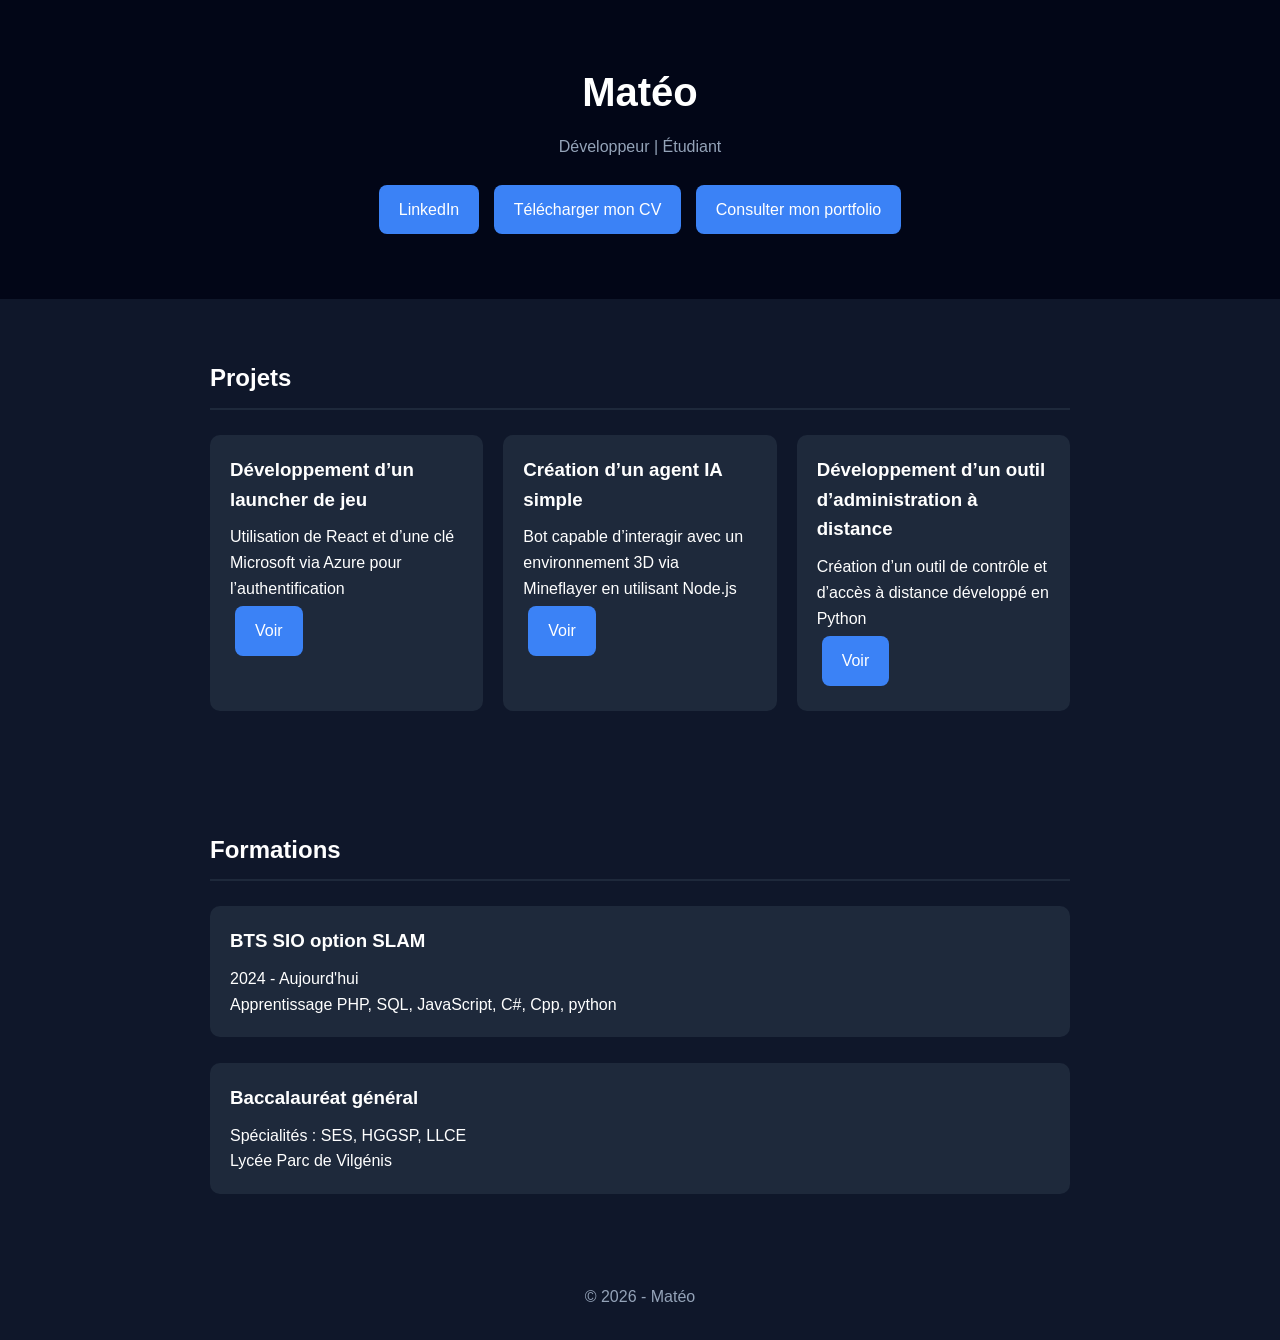
<file: index.html>
<!DOCTYPE html>
<html lang="fr">
<head>
<meta charset="UTF-8">
<meta name="viewport" content="width=device-width, initial-scale=1.0">
<title>Qui suis-je</title>

<style>

*{
margin:0;
padding:0;
box-sizing:border-box;
font-family:Arial, Helvetica, sans-serif;
}

body{
background:#0f172a;
color:white;
line-height:1.6;
}

header{
text-align:center;
padding:60px 20px;
background:#020617;
}

header h1{
font-size:40px;
margin-bottom:10px;
}

header p{
color:#94a3b8;
}

.buttons{
margin-top:20px;
}

.btn{
display:inline-block;
padding:12px 20px;
margin:5px;
background:#3b82f6;
color:white;
text-decoration:none;
border-radius:8px;
transition:0.3s;
}

.btn:hover{
background:#2563eb;
}

section{
padding:60px 20px;
max-width:900px;
margin:auto;
}

h2{
margin-bottom:25px;
border-bottom:2px solid #1e293b;
padding-bottom:10px;
}

.projects{
display:grid;
grid-template-columns:repeat(auto-fit,minmax(250px,1fr));
gap:20px;
}

.card{
background:#1e293b;
padding:20px;
border-radius:10px;
transition:0.3s;
}

.card:hover{
transform:translateY(-5px);
background:#334155;
}

.card h3{
margin-bottom:10px;
}

footer{
text-align:center;
padding:30px;
color:#94a3b8;
}

</style>
</head>

<body>

<header>

<h1>Matéo</h1>
<p>Développeur | Étudiant</p>

<div class="buttons">
<a class="btn" href="https://linkedin.com/in/tonprofil">LinkedIn</a>
<a class="btn" href="cv.pdf" download>Télécharger mon CV</a>
<a class="btn" href="../portfolio/index.html"> Consulter mon portfolio</a>
</div>

</header>

<section>

<h2>Projets</h2>

<div class="projects">

<div class="card">
<h3>Développement d’un launcher de jeu</h3>
<p>Utilisation de React et d’une clé Microsoft via Azure pour l’authentification</p>
<a class="btn" href="#">Voir</a>
</div>

<div class="card">
<h3>Création d’un agent IA simple</h3>
<p>Bot capable d’interagir avec un environnement 3D via Mineflayer en utilisant Node.js</p>
<a class="btn" href="#">Voir</a>
</div>

<div class="card">
<h3>Développement d’un outil d’administration à distance</h3>
<p>Création d’un outil de contrôle et d’accès à distance développé en Python</p>
<a class="btn" href="#">Voir</a>
</div>

</div>

</section>

<section>

<h2>Formations</h2>

<div class="card">
<h3>BTS SIO option SLAM</h3>
<p>2024 - Aujourd'hui</p>
<p>Apprentissage PHP, SQL, JavaScript, C#, Cpp, python</p>
</div>

<br>

<div class="card">
<h3>Baccalauréat général</h3>
<p>Spécialités : SES, HGGSP, LLCE</p>
<p>Lycée Parc de Vilgénis</p>
</div>


</section>

<footer>

<p>© 2026 - Matéo</p>

</footer>

</body>
</html>
</file>
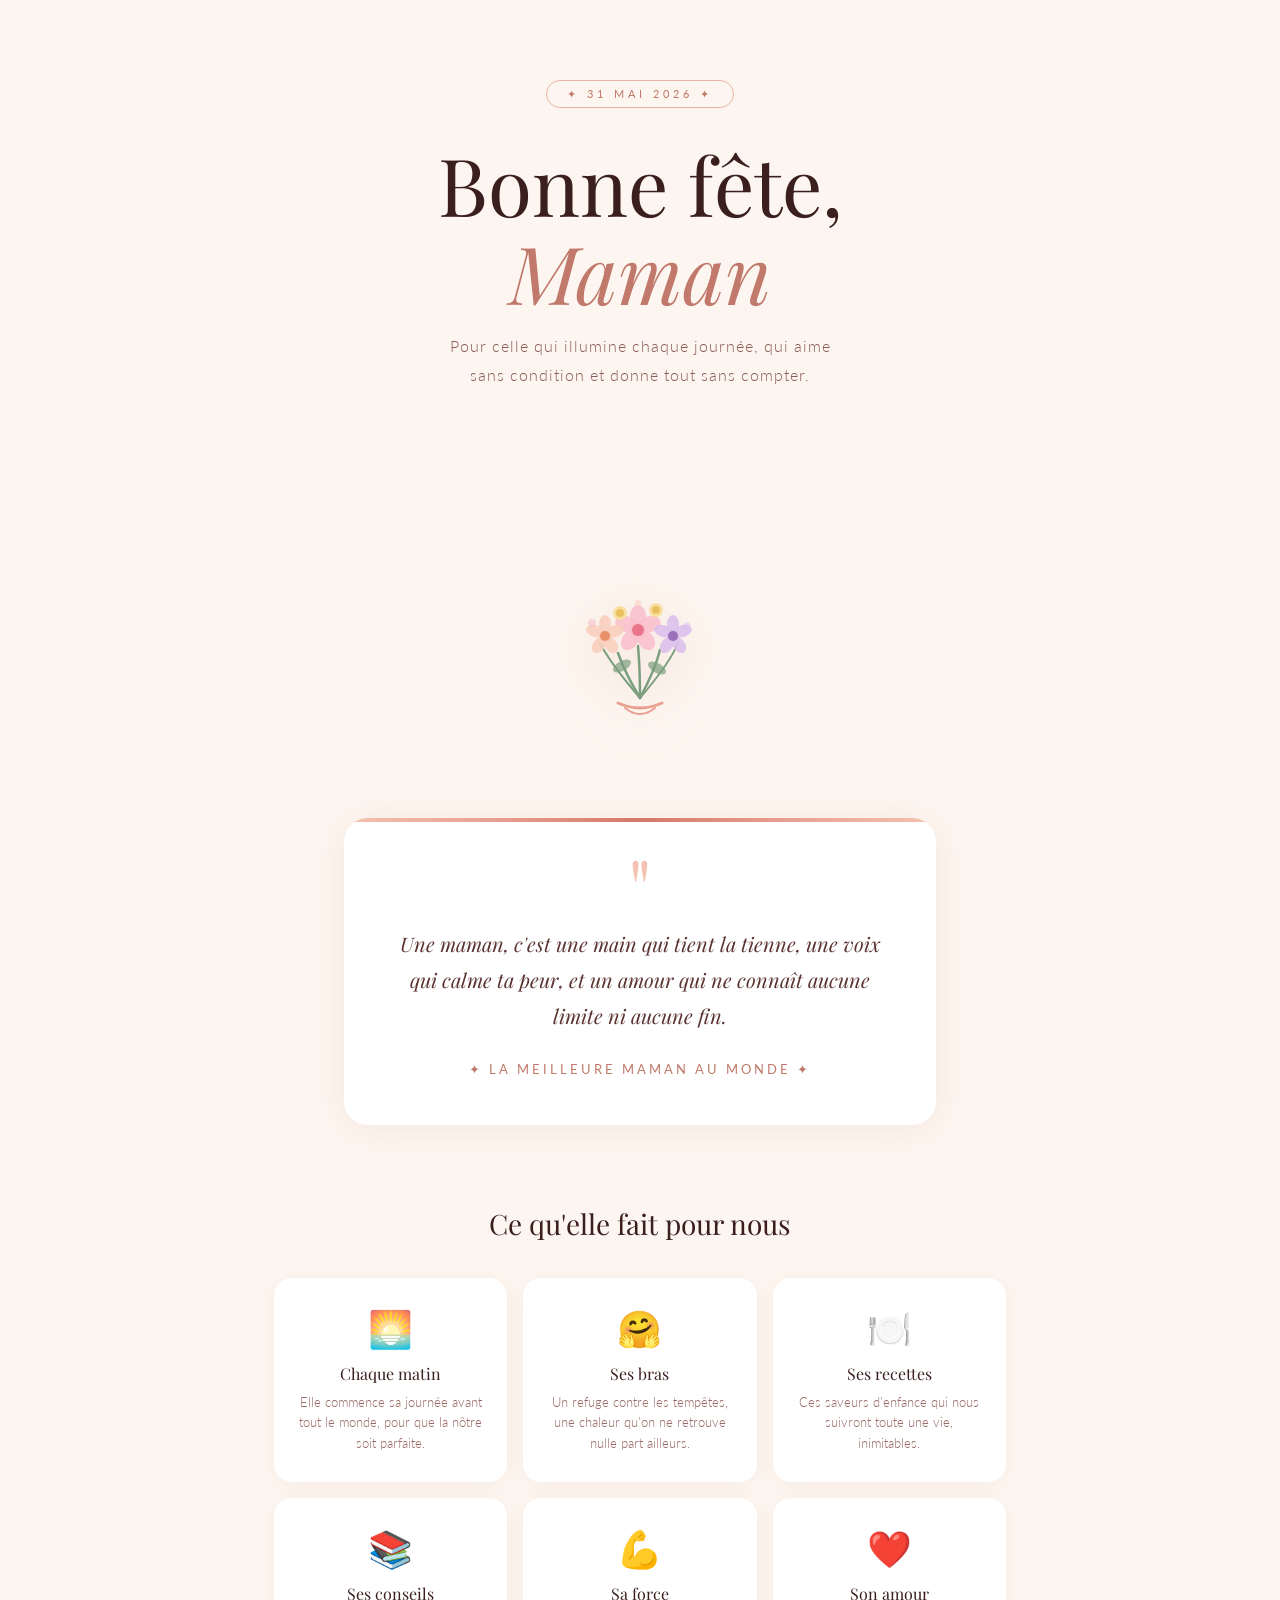
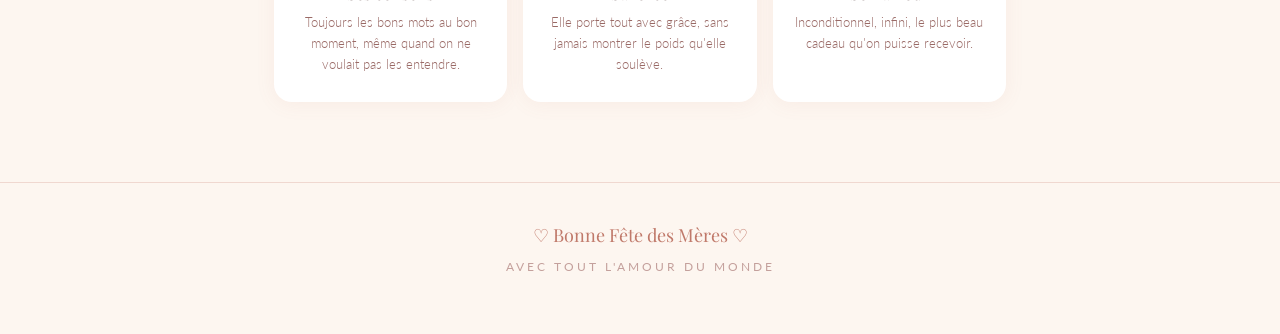
<file: mom/Index.html>
<!DOCTYPE html>
<html lang="fr">
<head>
<meta charset="UTF-8">
<meta name="viewport" content="width=device-width, initial-scale=1.0">
<title>Bonne Fête des Mères</title>
<link href="https://fonts.googleapis.com/css2?family=Playfair+Display:ital,wght@0,400;0,700;1,400&family=Lato:wght@300;400&display=swap" rel="stylesheet">
<style>
  * { margin: 0; padding: 0; box-sizing: border-box; }
  body { background: #fdf6f0; font-family: 'Lato', sans-serif; color: #4a2c2a; min-height: 100vh; overflow-x: hidden; }
  .petals-bg { position: fixed; top: 0; left: 0; width: 100%; height: 100%; pointer-events: none; z-index: 0; overflow: hidden; }
  .petal { position: absolute; opacity: 0; animation: fall linear infinite; }
  @keyframes fall {
    0%   { transform: translateY(-60px) rotate(0deg); opacity: 0; }
    10%  { opacity: 0.6; }
    90%  { opacity: 0.4; }
    100% { transform: translateY(110vh) rotate(720deg); opacity: 0; }
  }
  .hero { position: relative; z-index: 1; text-align: center; padding: 80px 20px 60px; }
  .tag { display: inline-block; font-size: 11px; letter-spacing: 4px; text-transform: uppercase; color: #c0796a; border: 1px solid #e8b4a0; padding: 6px 20px; border-radius: 20px; margin-bottom: 32px; }
  h1 { font-family: 'Playfair Display', serif; font-size: clamp(42px, 8vw, 80px); font-weight: 400; line-height: 1.1; color: #3a1f1e; margin-bottom: 16px; }
  h1 em { font-style: italic; color: #c0796a; }
  .subtitle { font-size: 16px; font-weight: 300; color: #8a5c56; letter-spacing: 1px; max-width: 420px; margin: 0 auto 48px; line-height: 1.8; }
  .bouquet-wrap { position: relative; z-index: 1; display: flex; justify-content: center; margin: 0 auto 60px; }
  .bouquet-wrap svg { filter: drop-shadow(0 12px 32px rgba(192,121,106,0.18)); animation: float 4s ease-in-out infinite; }
  @keyframes float { 0%, 100% { transform: translateY(0); } 50% { transform: translateY(-12px); } }
  .message-section { position: relative; z-index: 1; max-width: 640px; margin: 0 auto 80px; padding: 0 24px; }
  .card { background: #fff; border-radius: 24px; padding: 48px 44px; box-shadow: 0 4px 40px rgba(192,121,106,0.12); text-align: center; position: relative; overflow: hidden; }
  .card::before { content: ''; position: absolute; top: 0; left: 0; right: 0; height: 4px; background: linear-gradient(90deg, #f4c2b0, #e8a090, #d4786a, #e8a090, #f4c2b0); }
  .quote-mark { font-family: 'Playfair Display', serif; font-size: 80px; color: #f4c2b0; line-height: 0.5; margin-bottom: 20px; display: block; }
  .card p { font-family: 'Playfair Display', serif; font-style: italic; font-size: 20px; line-height: 1.8; color: #5a3330; margin-bottom: 24px; }
  .author { font-size: 13px; letter-spacing: 3px; text-transform: uppercase; color: #c0796a; }
  .moments { position: relative; z-index: 1; max-width: 780px; margin: 0 auto 80px; padding: 0 24px; }
  .moments-title { font-family: 'Playfair Display', serif; font-size: 28px; font-weight: 400; text-align: center; margin-bottom: 36px; color: #3a1f1e; }
  .grid { display: grid; grid-template-columns: repeat(3, 1fr); gap: 16px; }
  .moment { background: #fff; border-radius: 18px; padding: 28px 20px; text-align: center; box-shadow: 0 2px 20px rgba(192,121,106,0.08); transition: transform 0.3s ease, box-shadow 0.3s ease; cursor: default; }
  .moment:hover { transform: translateY(-6px); box-shadow: 0 12px 36px rgba(192,121,106,0.18); }
  .moment .icon { font-size: 36px; margin-bottom: 12px; display: block; }
  .moment h3 { font-family: 'Playfair Display', serif; font-size: 16px; font-weight: 400; color: #3a1f1e; margin-bottom: 8px; }
  .moment p { font-size: 13px; color: #9a6a66; line-height: 1.6; font-weight: 300; }
  .footer { position: relative; z-index: 1; text-align: center; padding: 40px 20px 60px; border-top: 1px solid #f0d8d0; }
  .heart-banner { font-family: 'Playfair Display', serif; font-size: 18px; color: #c0796a; margin-bottom: 12px; }
  .footer-small { font-size: 12px; letter-spacing: 3px; text-transform: uppercase; color: #c4a09c; }
  @media (max-width: 580px) { .grid { grid-template-columns: 1fr 1fr; } .card { padding: 36px 24px; } }
</style>
</head>
<body>

<div class="petals-bg" id="petals"></div>

<section class="hero">
  <div class="tag">✦ 31 mai 2026 ✦</div>
  <h1>Bonne fête,<br><em>Maman</em></h1>
  <p class="subtitle">Pour celle qui illumine chaque journée, qui aime sans condition et donne tout sans compter.</p>
</section>

<div class="bouquet-wrap">
  <svg width="220" height="260" viewBox="0 0 220 260" fill="none" xmlns="http://www.w3.org/2000/svg">
    <path d="M110 200 Q95 175 88 155" stroke="#7a9e7e" stroke-width="2.5" stroke-linecap="round" fill="none"/>
    <path d="M110 200 Q110 170 108 148" stroke="#7a9e7e" stroke-width="2.5" stroke-linecap="round" fill="none"/>
    <path d="M110 200 Q125 172 130 152" stroke="#7a9e7e" stroke-width="2.5" stroke-linecap="round" fill="none"/>
    <path d="M110 200 Q80 165 70 145" stroke="#7a9e7e" stroke-width="2" stroke-linecap="round" fill="none"/>
    <path d="M110 200 Q140 165 148 145" stroke="#7a9e7e" stroke-width="2" stroke-linecap="round" fill="none"/>
    <ellipse cx="92" cy="168" rx="10" ry="5" fill="#7a9e7e" opacity="0.7" transform="rotate(-30 92 168)"/>
    <ellipse cx="127" cy="170" rx="10" ry="5" fill="#7a9e7e" opacity="0.7" transform="rotate(30 127 170)"/>
    <path d="M88 205 Q110 215 132 205" stroke="#e8a090" stroke-width="3" stroke-linecap="round" fill="none"/>
    <path d="M95 210 Q110 222 125 210" stroke="#e8a090" stroke-width="2" stroke-linecap="round" fill="none"/>
    <circle cx="108" cy="132" r="8" fill="#f4a0b0"/>
    <ellipse cx="108" cy="118" rx="8" ry="11" fill="#f9c0cc" opacity="0.9"/>
    <ellipse cx="120" cy="126" rx="8" ry="11" fill="#f9c0cc" opacity="0.9" transform="rotate(72 120 126)"/>
    <ellipse cx="116" cy="142" rx="8" ry="11" fill="#f9c0cc" opacity="0.9" transform="rotate(144 116 142)"/>
    <ellipse cx="100" cy="142" rx="8" ry="11" fill="#f9c0cc" opacity="0.9" transform="rotate(216 100 142)"/>
    <ellipse cx="96" cy="126" rx="8" ry="11" fill="#f9c0cc" opacity="0.9" transform="rotate(288 96 126)"/>
    <circle cx="108" cy="132" r="6" fill="#e8758a"/>
    <circle cx="75" cy="138" r="6" fill="#f4b896"/>
    <ellipse cx="75" cy="126" rx="6" ry="9" fill="#f9cebc" opacity="0.9"/>
    <ellipse cx="85" cy="133" rx="6" ry="9" fill="#f9cebc" opacity="0.9" transform="rotate(72 85 133)"/>
    <ellipse cx="81" cy="147" rx="6" ry="9" fill="#f9cebc" opacity="0.9" transform="rotate(144 81 147)"/>
    <ellipse cx="69" cy="147" rx="6" ry="9" fill="#f9cebc" opacity="0.9" transform="rotate(216 69 147)"/>
    <ellipse cx="65" cy="133" rx="6" ry="9" fill="#f9cebc" opacity="0.9" transform="rotate(288 65 133)"/>
    <circle cx="75" cy="138" r="5" fill="#e8906a"/>
    <circle cx="143" cy="138" r="6" fill="#c4a0d8"/>
    <ellipse cx="143" cy="126" rx="6" ry="9" fill="#dcc0ec" opacity="0.9"/>
    <ellipse cx="153" cy="133" rx="6" ry="9" fill="#dcc0ec" opacity="0.9" transform="rotate(72 153 133)"/>
    <ellipse cx="149" cy="147" rx="6" ry="9" fill="#dcc0ec" opacity="0.9" transform="rotate(144 149 147)"/>
    <ellipse cx="137" cy="147" rx="6" ry="9" fill="#dcc0ec" opacity="0.9" transform="rotate(216 137 147)"/>
    <ellipse cx="133" cy="133" rx="6" ry="9" fill="#dcc0ec" opacity="0.9" transform="rotate(288 133 133)"/>
    <circle cx="143" cy="138" r="5" fill="#9a70b8"/>
    <circle cx="90" cy="115" r="7" fill="#f9e0a0"/>
    <circle cx="126" cy="112" r="7" fill="#f9e0a0"/>
    <circle cx="90" cy="115" r="4" fill="#e8c060"/>
    <circle cx="126" cy="112" r="4" fill="#e8c060"/>
    <circle cx="62" cy="125" r="4" fill="#f9c0cc" opacity="0.6"/>
    <circle cx="157" cy="128" r="3.5" fill="#dcc0ec" opacity="0.6"/>
    <circle cx="108" cy="105" r="3" fill="#f9cebc" opacity="0.6"/>
  </svg>
</div>

<section class="message-section">
  <div class="card">
    <span class="quote-mark">"</span>
    <p>Une maman, c'est une main qui tient la tienne, une voix qui calme ta peur, et un amour qui ne connaît aucune limite ni aucune fin.</p>
    <span class="author">✦ La meilleure maman au monde ✦</span>
  </div>
</section>

<section class="moments">
  <h2 class="moments-title">Ce qu'elle fait pour nous</h2>
  <div class="grid">
    <div class="moment"><span class="icon">🌅</span><h3>Chaque matin</h3><p>Elle commence sa journée avant tout le monde, pour que la nôtre soit parfaite.</p></div>
    <div class="moment"><span class="icon">🤗</span><h3>Ses bras</h3><p>Un refuge contre les tempêtes, une chaleur qu'on ne retrouve nulle part ailleurs.</p></div>
    <div class="moment"><span class="icon">🍽️</span><h3>Ses recettes</h3><p>Ces saveurs d'enfance qui nous suivront toute une vie, inimitables.</p></div>
    <div class="moment"><span class="icon">📚</span><h3>Ses conseils</h3><p>Toujours les bons mots au bon moment, même quand on ne voulait pas les entendre.</p></div>
    <div class="moment"><span class="icon">💪</span><h3>Sa force</h3><p>Elle porte tout avec grâce, sans jamais montrer le poids qu'elle soulève.</p></div>
    <div class="moment"><span class="icon">❤️</span><h3>Son amour</h3><p>Inconditionnel, infini, le plus beau cadeau qu'on puisse recevoir.</p></div>
  </div>
</section>

<footer class="footer">
  <div class="heart-banner">♡ Bonne Fête des Mères ♡</div>
  <p class="footer-small">Avec tout l'amour du monde</p>
</footer>

<script>
  const colors = ['#f9c0cc','#f4b896','#dcc0ec','#f9e0a0','#f4c2b0'];
  const container = document.getElementById('petals');
  for (let i = 0; i < 22; i++) {
    const p = document.createElement('div');
    p.className = 'petal';
    const left = Math.random() * 100;
    const dur  = 6 + Math.random() * 8;
    const delay = Math.random() * 10;
    const size = 12 + Math.random() * 14;
    const rot  = Math.random() * 360;
    p.style.cssText = `left:${left}%;width:${size}px;height:${size*1.3}px;background:${colors[Math.floor(Math.random()*colors.length)]};animation-duration:${dur}s;animation-delay:${delay}s;transform:rotate(${rot}deg);border-radius:${Math.random()>0.5?'50% 0 50% 0':'0 50% 0 50%'};`;
    container.appendChild(p);
  }
</script>
</body>
</html>
</file>
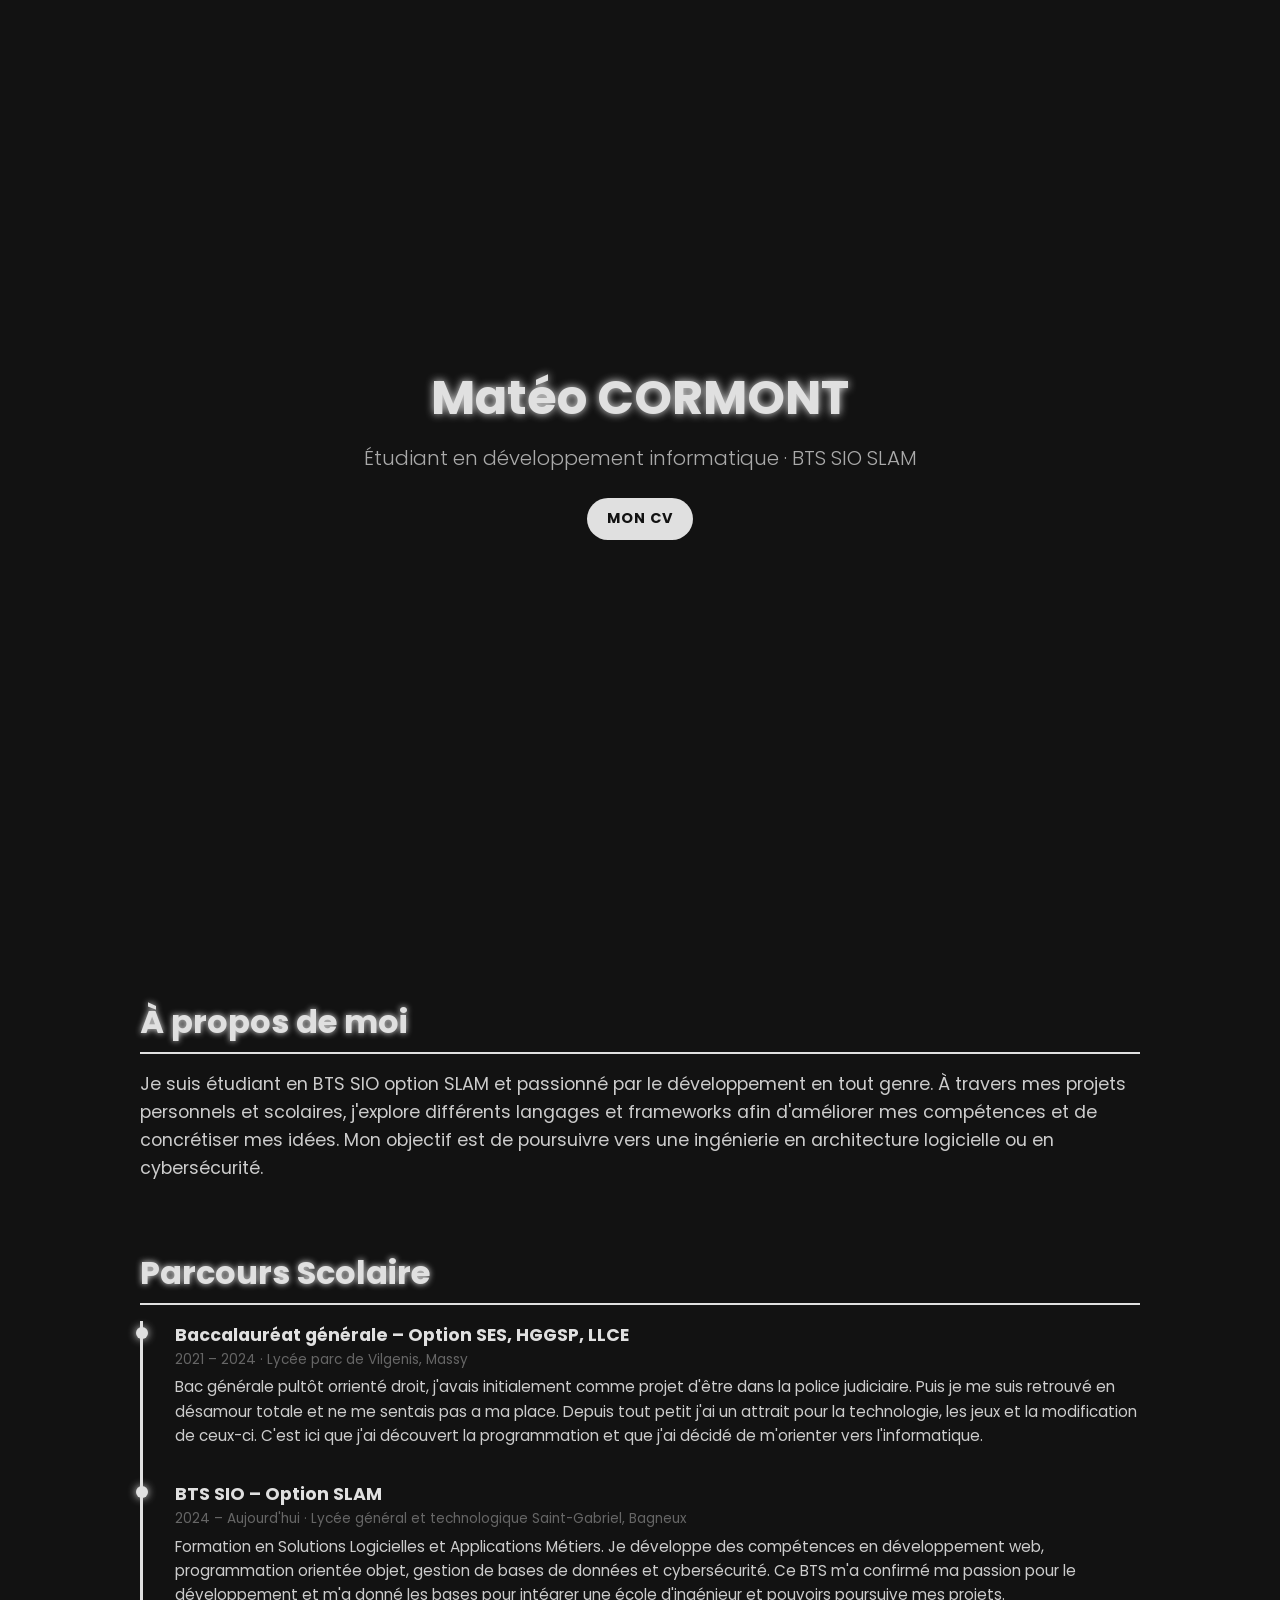
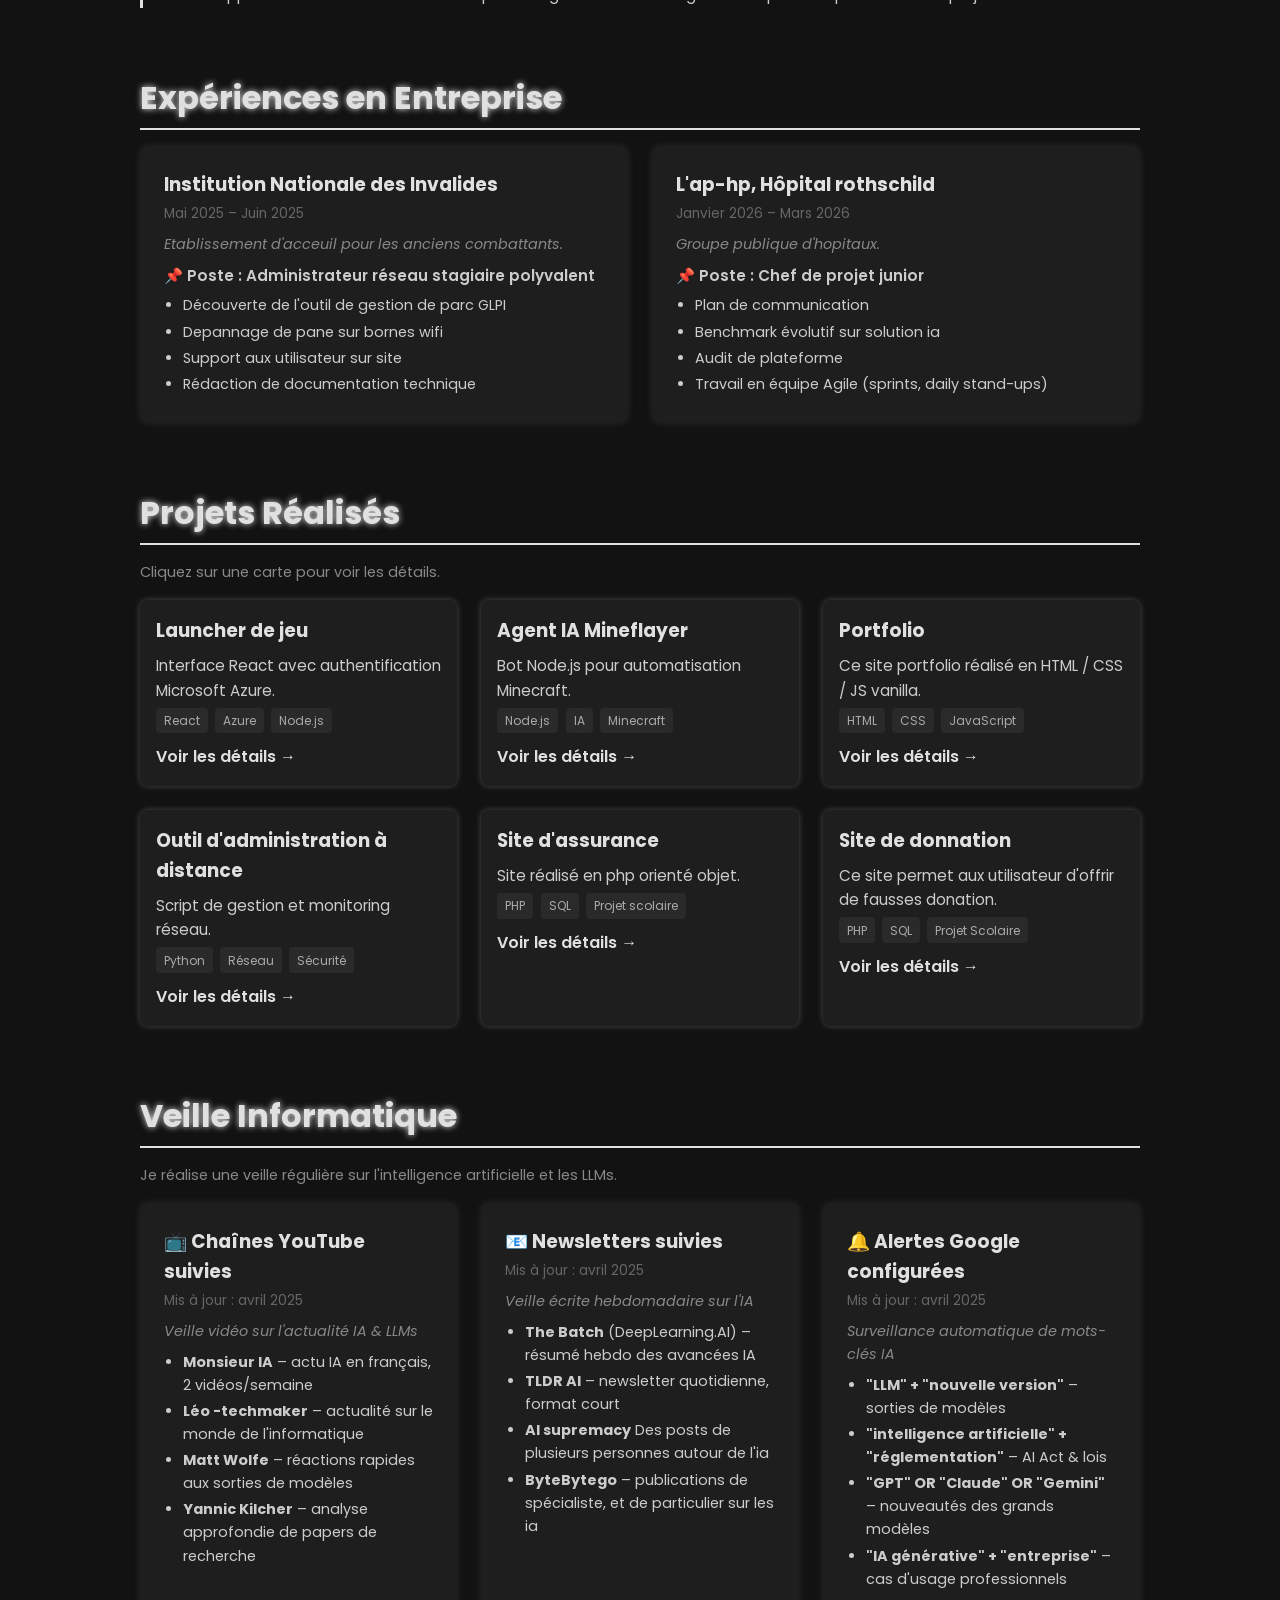
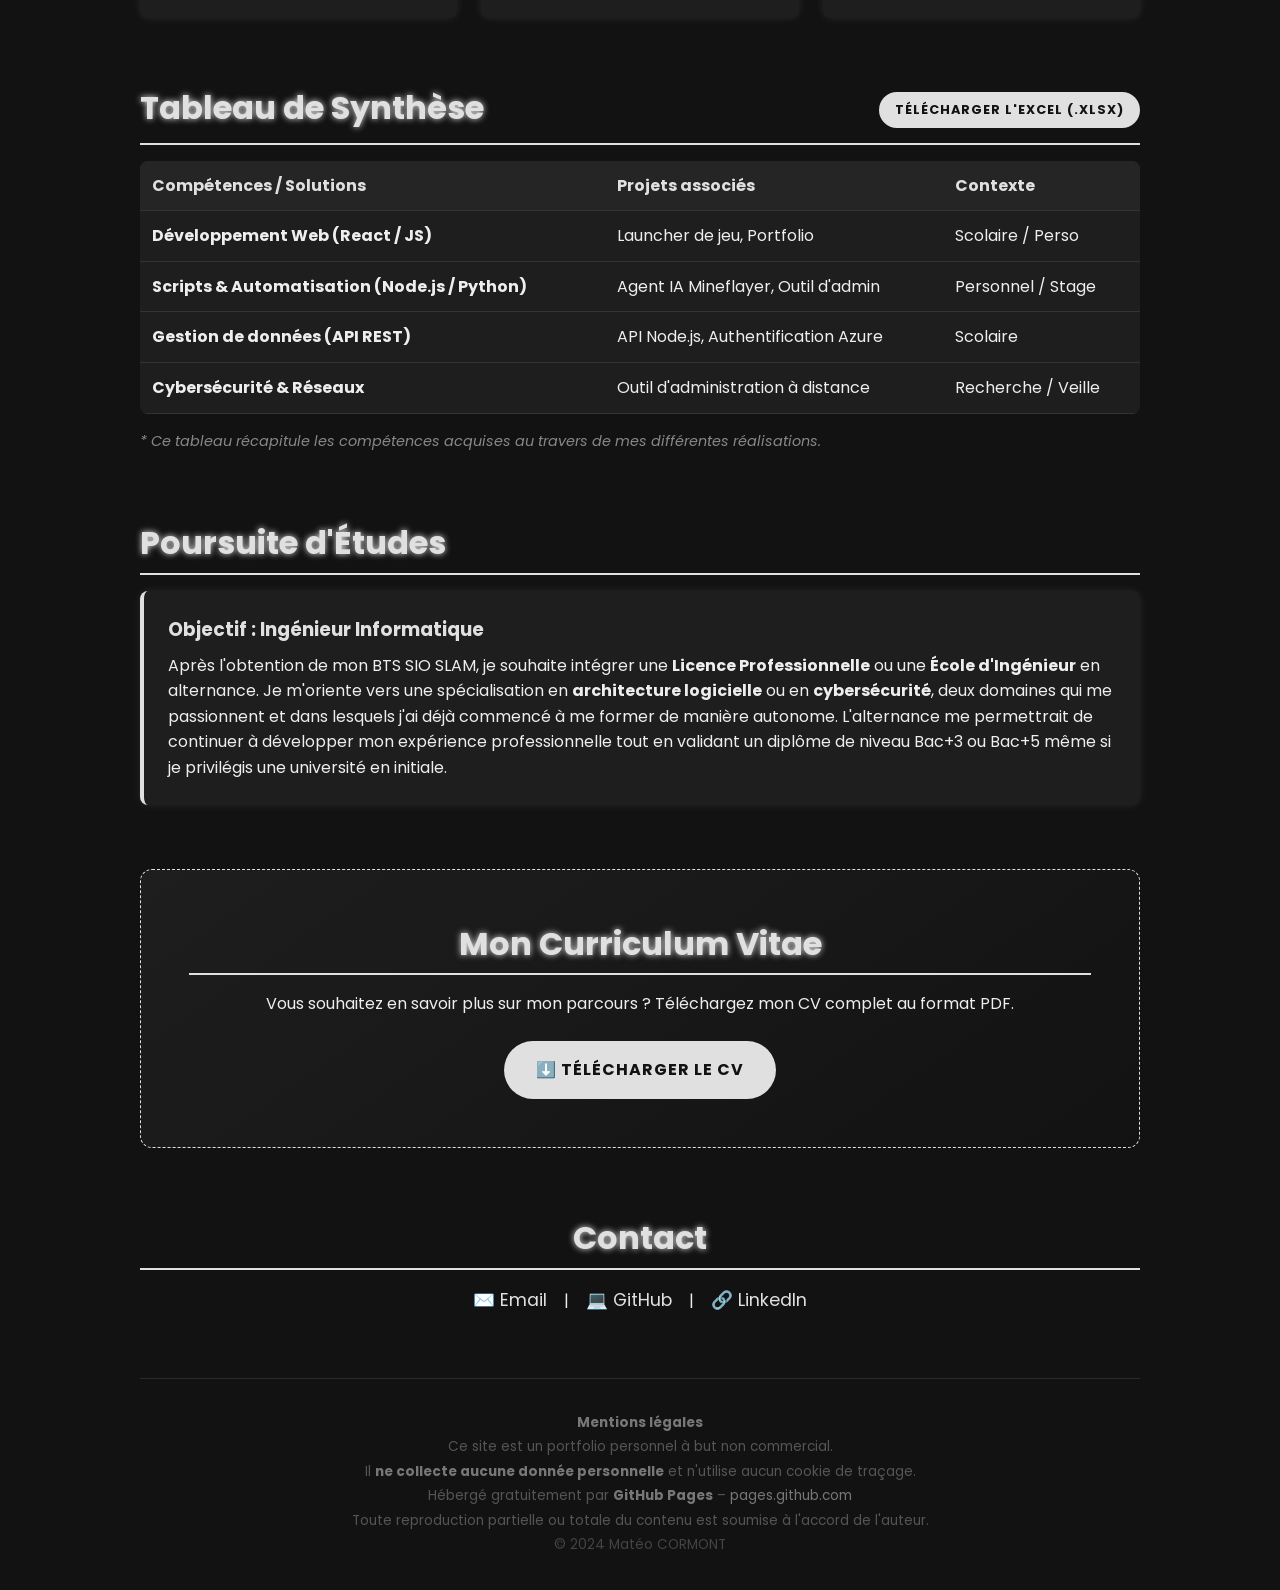
<file: portfolio/index.html>
<!DOCTYPE html>
<html lang="fr">
<head>
  <meta charset="UTF-8">
  <meta http-equiv="X-UA-Compatible" content="IE=edge">
  <meta name="viewport" content="width=device-width, initial-scale=1.0">
  <title>Matéo CORMONT | Portfolio</title>
  <link href="https://fonts.googleapis.com/css2?family=Poppins:wght@300;400;600;700&display=swap" rel="stylesheet">

  <style>
    /* Reset and basics */
    * {
      margin: 0; padding: 0; box-sizing: border-box;
      font-family: 'Poppins', sans-serif;
    }
    body {
      background: #121212;
      color: #eee;
      line-height: 1.6;
      scroll-behavior: smooth;
    }
    a {
      color: #e0e0e0;
      text-decoration: none;
      transition: color 0.3s ease;
    }
    a:hover {
      color: #ffffff;
    }

    /* Container */
    .container {
      width: 90%;
      max-width: 1000px;
      margin: 0 auto;
      padding: 2rem 0;
    }

    /* Hero */
    header {
      min-height: 100vh;
      display: flex;
      flex-direction: column;
      justify-content: center;
      align-items: center;
      text-align: center;
    }
    header h1 {
      font-size: 3rem;
      color: #e0e0e0;
      text-shadow: 0 0 8px #e0e0e0;
      margin-bottom: 0.3rem;
    }
    header p {
      font-size: 1.25rem;
      color: #aaa;
      font-weight: 300;
    }

    /* Sections */
    section {
      margin: 4rem 0;
    }
    section h2 {
      font-size: 2rem;
      color: #e0e0e0;
      text-shadow: 0 0 6px #e0e0e0;
      margin-bottom: 1rem;
      border-bottom: 2px solid #e0e0e0;
      padding-bottom: 0.3rem;
    }

    /* About Me */
    .about {
      display: flex;
      align-items: center;
      gap: 2rem;
      flex-wrap: wrap;
    }
    .about img {
      width: 160px;
      height: 160px;
      border-radius: 50%;
      border: 3px solid #e0e0e0;
      box-shadow: 0 0 10px #e0e0e0;
      object-fit: cover;
    }
    .about p {
      flex: 1;
      font-size: 1.1rem;
      color: #ccc;
    }

    /* Skills */
    .skills {
      display: flex;
      flex-wrap: wrap;
      gap: 1rem;
    }
    .skill {
      flex: 1 1 150px;
      background: #1e1e1e;
      padding: 1rem;
      border-radius: 8px;
      box-shadow: 0 0 8px #e0e0e044;
      transition: box-shadow 0.3s ease;
    }
    .skill:hover {
      box-shadow: 0 0 16px #e0e0e0;
    }
    .skill h3 {
      margin-bottom: 0.5rem;
      color: #e0e0e0;
    }
    .skill-bar {
      background: #333;
      border-radius: 10px;
      overflow: hidden;
      height: 12px;
    }
    .skill-level {
      height: 12px;
      background: #e0e0e0;
      border-radius: 10px;
      box-shadow: 0 0 8px #e0e0e0;
      transition: width 1s ease;
    }

    /* Parcours scolaire */
    .timeline {
      position: relative;
      padding-left: 2rem;
      border-left: 3px solid #e0e0e0;
    }
    .timeline-item {
      position: relative;
      margin-bottom: 2rem;
    }
    .timeline-item::before {
      content: '';
      position: absolute;
      left: -2.45rem;
      top: 6px;
      width: 12px;
      height: 12px;
      background: #e0e0e0;
      border-radius: 50%;
      box-shadow: 0 0 8px #e0e0e0;
    }
    .timeline-item h3 {
      color: #e0e0e0;
      font-size: 1.1rem;
    }
    .timeline-item span {
      font-size: 0.85rem;
      color: #666;
      display: block;
      margin-bottom: 0.3rem;
    }
    .timeline-item p {
      color: #ccc;
      font-size: 0.95rem;
    }

    /* Entreprises / stages */
    .stages {
      display: grid;
      grid-template-columns: repeat(auto-fit, minmax(280px, 1fr));
      gap: 1.5rem;
    }
    .card {
      background: #1e1e1e;
      padding: 1.5rem;
      border-radius: 8px;
      box-shadow: 0 0 8px rgba(224, 224, 224, 0.1);
      transition: all 0.3s ease;
    }
    .card:hover {
      transform: translateY(-5px);
      box-shadow: 0 0 20px rgba(224, 224, 224, 0.3);
    }
    .card h3 { color: #e0e0e0; margin-bottom: 0.2rem; }
    .card .date { font-size: 0.85rem; color: #666; display: block; margin-bottom: 0.5rem; }
    .card .company-desc { font-size: 0.9rem; color: #888; font-style: italic; margin-bottom: 0.5rem; }
    .card .role { font-weight: 600; color: #ccc; margin-bottom: 0.4rem; font-size: 0.95rem; }
    .card ul {
      padding-left: 1.2rem;
      color: #ccc;
      font-size: 0.9rem;
    }
    .card ul li { margin-bottom: 0.2rem; }

    /* Projects */
    .projects {
      display: grid;
      grid-template-columns: repeat(auto-fit, minmax(280px, 1fr));
      gap: 1.5rem;
    }
    .project-card {
      background: #1e1e1e;
      padding: 1rem;
      border-radius: 8px;
      box-shadow: 0 0 6px #e0e0e044;
      transition: transform 0.3s ease, box-shadow 0.3s ease;
      cursor: pointer;
    }
    .project-card:hover {
      transform: translateY(-6px);
      box-shadow: 0 0 20px #e0e0e0;
    }
    .project-card h3 {
      color: #e0e0e0;
      margin-bottom: 0.5rem;
    }
    .project-card p {
      font-size: 0.95rem;
      color: #ccc;
    }
    .project-card .tag {
      display: inline-block;
      background: #2a2a2a;
      color: #aaa;
      font-size: 0.75rem;
      padding: 0.2rem 0.5rem;
      border-radius: 4px;
      margin: 0.3rem 0.2rem 0 0;
    }
    .project-card .btn-detail {
      display: inline-block;
      margin-top: 0.7rem;
      font-weight: 600;
      color: #e0e0e0;
    }

    /* Modal */
    .modal-overlay {
      display: none;
      position: fixed;
      inset: 0;
      background: rgba(0,0,0,0.8);
      z-index: 1000;
      justify-content: center;
      align-items: center;
      padding: 1rem;
    }
    .modal-overlay.active {
      display: flex;
    }
    .modal {
      background: #1e1e1e;
      border-radius: 10px;
      padding: 2rem;
      max-width: 600px;
      width: 100%;
      position: relative;
      box-shadow: 0 0 30px rgba(224,224,224,0.2);
      animation: fadeInModal 0.3s ease;
    }
    @keyframes fadeInModal {
      from { opacity: 0; transform: scale(0.95); }
      to { opacity: 1; transform: scale(1); }
    }
    .modal h3 { color: #e0e0e0; font-size: 1.4rem; margin-bottom: 0.5rem; }
    .modal .modal-tags { margin-bottom: 1rem; }
    .modal .tag {
      display: inline-block;
      background: #2a2a2a;
      color: #aaa;
      font-size: 0.75rem;
      padding: 0.2rem 0.5rem;
      border-radius: 4px;
      margin: 0.2rem 0.2rem 0 0;
    }
    .modal p { color: #ccc; font-size: 0.95rem; line-height: 1.7; }
    .modal .modal-links { margin-top: 1rem; }
    .modal .modal-links a {
      display: inline-block;
      margin-right: 1rem;
      font-weight: 600;
      color: #e0e0e0;
      border-bottom: 1px solid #e0e0e066;
    }
    .modal-close {
      position: absolute;
      top: 1rem;
      right: 1rem;
      background: none;
      border: none;
      color: #aaa;
      font-size: 1.4rem;
      cursor: pointer;
      transition: color 0.2s;
    }
    .modal-close:hover { color: #fff; }

    /* Table de Synthèse */
    .table-container { overflow-x: auto; margin-top: 1rem; }
    table {
      width: 100%;
      border-collapse: collapse;
      background: #1e1e1e;
      border-radius: 8px;
      overflow: hidden;
    }
    th, td {
      padding: 12px;
      text-align: left;
      border-bottom: 1px solid #333;
    }
    th { background: #252525; color: #e0e0e0; }
    tr:hover { background: #2a2a2a; }

    /* Download Section */
    .download-section {
      text-align: center;
      background: linear-gradient(145deg, #1e1e1e, #121212);
      padding: 3rem;
      border-radius: 12px;
      border: 1px dashed #e0e0e0;
    }
    .btn-download {
      display: inline-block;
      padding: 1rem 2rem;
      background: #e0e0e0;
      color: #121212;
      font-weight: bold;
      border-radius: 30px;
      margin-top: 1.5rem;
      text-transform: uppercase;
      letter-spacing: 1px;
      transition: all 0.3s ease;
    }
    .btn-download:hover {
      background: #fff;
      transform: scale(1.05);
      box-shadow: 0 0 20px #e0e0e0;
      color: #000;
    }

    /* Contact */
    .contact {
      text-align: center;
    }
    .social-icons a {
      margin: 0 0.8rem;
      font-size: 1.1rem;
      color: #e0e0e0;
      transition: color 0.3s ease;
    }
    .social-icons a:hover {
      color: #ffffff;
    }

    /* Mentions légales */
    .mentions {
      border-top: 1px solid #2a2a2a;
      padding-top: 2rem;
      margin-top: 4rem;
      font-size: 0.85rem;
      color: #555;
      text-align: center;
      line-height: 1.8;
    }
    .mentions strong { color: #777; }

    /* Poursuite d'études */
    .etudes-card {
      border-left: 4px solid #e0e0e0;
    }
    .etudes-card h3 { color: #e0e0e0; margin-bottom: 0.5rem; }

    /* Flicker animation */
    @keyframes flickerGlow {
      0%   { opacity: 0; text-shadow: none; }
      10%  { opacity: 1; text-shadow: 0 0 20px #fff, 0 0 40px #e0e0e0; }
      15%  { opacity: 0.3; }
      20%  { opacity: 1; text-shadow: 0 0 15px #e0e0e0; }
      25%  { opacity: 0.5; }
      30%  { opacity: 1; text-shadow: 0 0 10px #e0e0e0; }
      60%  { opacity: 1; text-shadow: 0 0 8px #e0e0e0; }
      100% { opacity: 1; text-shadow: 0 0 8px #e0e0e0; }
    }

    /* Responsive */
    @media (max-width: 600px) {
      .about {
        flex-direction: column;
        text-align: center;
      }
      header h1 { font-size: 2.5rem; }
    }
  </style>
</head>
<body>

<header>
  <h1 id="glowLamp">Matéo CORMONT</h1>
  <p>Étudiant en développement informatique · BTS SIO SLAM</p>
  <a href="#download" class="btn-download" style="padding: 0.6rem 1.2rem; font-size: 0.9rem; margin-top: 1.5rem;">Mon CV</a>
</header>

<main class="container">

  <!-- À propos -->
  <section id="about">
    <h2>À propos de moi</h2>
    <div class="about">
      <!-- Remplace "truc.png" par le nom réel de ta photo si différent -->
      <p>
        Je suis étudiant en BTS SIO option SLAM et passionné par le développement en tout genre.
        À travers mes projets personnels et scolaires, j'explore différents langages et frameworks
        afin d'améliorer mes compétences et de concrétiser mes idées. Mon objectif est de poursuivre
        vers une ingénierie en architecture logicielle ou en cybersécurité.
      </p>
    </div>
  </section>

  <!-- Parcours scolaire -->
  <section id="parcours">
    <h2>Parcours Scolaire</h2>
    <div class="timeline">

      <div class="timeline-item">
        <h3>Baccalauréat générale – Option SES, HGGSP, LLCE</h3>
        <span>2021 – 2024 · Lycée parc de Vilgenis, Massy</span>
        <p>
          Bac générale pultôt orrienté droit, j'avais initialement comme projet d'être dans la police judiciaire. Puis je me suis retrouvé en désamour totale et ne me sentais pas a ma place.
          Depuis tout petit j'ai un attrait pour la technologie, les jeux et la modification de ceux-ci. C'est ici que j'ai découvert la programmation
          et que j'ai décidé de m'orienter vers l'informatique.
        </p>
      </div>

      <div class="timeline-item">
        <h3>BTS SIO – Option SLAM</h3>
        <span>2024 – Aujourd'hui · Lycée général et technologique Saint-Gabriel, Bagneux</span>
        <p>
          Formation en Solutions Logicielles et Applications Métiers. Je développe des compétences en développement
          web, programmation orientée objet, gestion de bases de données et cybersécurité. Ce BTS m'a confirmé
          ma passion pour le développement et m'a donné les bases pour intégrer une école d'ingénieur et pouvoirs poursuive mes projets.
        </p>
      </div>

    </div>
  </section>

  <!-- Expériences en entreprise -->
  <section id="stages">
    <h2>Expériences en Entreprise</h2>
    <div class="stages">

      <div class="card">
        <h3>Institution Nationale des Invalides</h3>
        <span class="date">Mai 2025 – Juin 2025</span>
        <p class="company-desc">Etablissement d'acceuil pour les anciens combattants.</p>
        <p class="role">📌 Poste : Administrateur réseau stagiaire polyvalent</p>
        <ul>
          <li>Découverte de l'outil de gestion de parc GLPI</li>
          <li>Depannage de pane sur bornes wifi</li>
          <li>Support aux utilisateur sur site</li>
          <li>Rédaction de documentation technique</li>
        </ul>
      </div>

      <div class="card">
        <h3>L'ap-hp, Hôpital rothschild</h3>
        <span class="date">Janvier 2026 – Mars 2026</span>
        <p class="company-desc">Groupe publique d'hopitaux.</p>
        <p class="role">📌 Poste : Chef de projet junior</p>
        <ul>
          <li>Plan de communication</li>
          <li>Benchmark évolutif sur solution ia</li>
          <li>Audit de plateforme</li>
          <li>Travail en équipe Agile (sprints, daily stand-ups)</li>
        </ul>
      </div>

    </div>
  </section>

  <!-- Projets -->
  <section id="projects">
    <h2>Projets Réalisés</h2>
    <p style="color:#888; margin-bottom:1rem; font-size:0.9rem;">Cliquez sur une carte pour voir les détails.</p>
    <div class="projects">

      <div class="project-card" onclick="openModal('launcher')">
        <h3>Launcher de jeu</h3>
        <p>Interface React avec authentification Microsoft Azure.</p>
        <div>
          <span class="tag">React</span>
          <span class="tag">Azure</span>
          <span class="tag">Node.js</span>
        </div>
        <span class="btn-detail">Voir les détails →</span>
      </div>

      <div class="project-card" onclick="openModal('mineflayer')">
        <h3>Agent IA Mineflayer</h3>
        <p>Bot Node.js pour automatisation Minecraft.</p>
        <div>
          <span class="tag">Node.js</span>
          <span class="tag">IA</span>
          <span class="tag">Minecraft</span>
        </div>
        <span class="btn-detail">Voir les détails →</span>
      </div>

      <div class="project-card" onclick="openModal('portfolio')">
        <h3>Portfolio</h3>
        <p>Ce site portfolio réalisé en HTML / CSS / JS vanilla.</p>
        <div>
          <span class="tag">HTML</span>
          <span class="tag">CSS</span>
          <span class="tag">JavaScript</span>
        </div>
        <span class="btn-detail">Voir les détails →</span>
      </div>

      <div class="project-card" onclick="openModal('admintools')">
        <h3>Outil d'administration à distance</h3>
        <p>Script de gestion et monitoring réseau.</p>
        <div>
          <span class="tag">Python</span>
          <span class="tag">Réseau</span>
          <span class="tag">Sécurité</span>
        </div>
        <span class="btn-detail">Voir les détails →</span>
      </div>

      <div class="project-card" onclick="openModal('asgpartenaire')">
        <h3>Site d'assurance</h3>
        <p>Site réalisé en php orienté objet.</p>
        <div>
          <span class="tag">PHP</span>
          <span class="tag">SQL</span>
          <span class="tag">Projet scolaire</span>
        </div>
        <span class="btn-detail">Voir les détails →</span>
      </div>

      <div class="project-card" onclick="openModal('asgdonations')">
        <h3>Site de donnation</h3>
        <p>Ce site permet aux utilisateur d'offrir de fausses donation.</p>
        <div>
          <span class="tag">PHP</span>
          <span class="tag">SQL</span>
          <span class="tag">Projet Scolaire</span>
        </div>
        <span class="btn-detail">Voir les détails →</span>
      </div>

    </div>
  </section>

  <!-- Modal -->
  <div class="modal-overlay" id="modal-overlay" onclick="closeModalOutside(event)">
    <div class="modal" id="modal-content">
      <button class="modal-close" onclick="closeModal()">✕</button>
      <h3 id="modal-title"></h3>
      <div class="modal-tags" id="modal-tags"></div>
      <p id="modal-desc"></p>
      <div class="modal-links" id="modal-links"></div>
    </div>
  </div>

 <!-- Veille Informatique -->
<section id="veille">
  <h2>Veille Informatique</h2>
  <p style="color:#888; margin-bottom:1rem; font-size:0.9rem;">
    Je réalise une veille régulière sur l'intelligence artificielle et les LLMs.
  </p>
  <div class="stages">

    <div class="card">
      <h3>📺 Chaînes YouTube suivies</h3>
      <span class="date">Mis à jour : avril 2025</span>
      <p class="company-desc">Veille vidéo sur l'actualité IA & LLMs</p>
      <ul>
        <li><strong>Monsieur IA</strong> – actu IA en français, 2 vidéos/semaine</li>
        <li><strong>Léo -techmaker</strong> – actualité sur le monde de l'informatique</li>
        <li><strong>Matt Wolfe</strong> – réactions rapides aux sorties de modèles</li>
        <li><strong>Yannic Kilcher</strong> – analyse approfondie de papers de recherche</li>
      </ul>
    </div>

    <div class="card">
      <h3>📧 Newsletters suivies</h3>
      <span class="date">Mis à jour : avril 2025</span>
      <p class="company-desc">Veille écrite hebdomadaire sur l'IA</p>
      <ul>
        <li><strong>The Batch</strong> (DeepLearning.AI) – résumé hebdo des avancées IA</li>
        <li><strong>TLDR AI</strong> – newsletter quotidienne, format court</li>
        <li><strong>AI supremacy</strong> Des posts de plusieurs personnes autour de l'ia</li>
        <li><strong>ByteBytego</strong> – publications de spécialiste, et de particulier sur les ia</li>
      </ul>
    </div>

    <div class="card">
      <h3>🔔 Alertes Google configurées</h3>
      <span class="date">Mis à jour : avril 2025</span>
      <p class="company-desc">Surveillance automatique de mots-clés IA</p>
      <ul>
        <li><strong>"LLM" + "nouvelle version"</strong> – sorties de modèles</li>
        <li><strong>"intelligence artificielle" + "réglementation"</strong> – AI Act & lois</li>
        <li><strong>"GPT" OR "Claude" OR "Gemini"</strong> – nouveautés des grands modèles</li>
        <li><strong>"IA générative" + "entreprise"</strong> – cas d'usage professionnels</li>
      </ul>
    </div>

  </div>
</section>

  <!-- Tableau de Synthèse -->
  <section id="synthese">
    <div style="display: flex; justify-content: space-between; align-items: center; flex-wrap: wrap; gap: 1rem; margin-bottom: 1rem; border-bottom: 2px solid #e0e0e0; padding-bottom: 0.3rem;">
      <h2 style="border-bottom: none; margin-bottom: 0;">Tableau de Synthèse</h2>
      <a href="./tableau-synthese-mateo.xlsx" download class="btn-download" style="margin-top: 0; padding: 0.5rem 1rem; font-size: 0.8rem;">
        Télécharger l'Excel (.xlsx)
      </a>
    </div>
    <div class="table-container">
      <table>
        <thead>
          <tr>
            <th>Compétences / Solutions</th>
            <th>Projets associés</th>
            <th>Contexte</th>
          </tr>
        </thead>
        <tbody>
          <tr>
            <td><strong>Développement Web (React / JS)</strong></td>
            <td>Launcher de jeu, Portfolio</td>
            <td>Scolaire / Perso</td>
          </tr>
          <tr>
            <td><strong>Scripts & Automatisation (Node.js / Python)</strong></td>
            <td>Agent IA Mineflayer, Outil d'admin</td>
            <td>Personnel / Stage</td>
          </tr>
          <tr>
            <td><strong>Gestion de données (API REST)</strong></td>
            <td>API Node.js, Authentification Azure</td>
            <td>Scolaire</td>
          </tr>
          <tr>
            <td><strong>Cybersécurité & Réseaux</strong></td>
            <td>Outil d'administration à distance</td>
            <td>Recherche / Veille</td>
          </tr>
        </tbody>
      </table>
    </div>
    <p style="margin-top: 1rem; font-size: 0.9rem; color: #888; font-style: italic;">
      * Ce tableau récapitule les compétences acquises au travers de mes différentes réalisations.
    </p>
  </section>

  <!-- Poursuite d'études -->
  <section id="etudes">
    <h2>Poursuite d'Études</h2>
    <div class="card etudes-card">
      <h3>Objectif : Ingénieur Informatique</h3>
      <p>
        Après l'obtention de mon BTS SIO SLAM, je souhaite intégrer une <strong>Licence Professionnelle</strong>
        ou une <strong>École d'Ingénieur</strong> en alternance. Je m'oriente vers une spécialisation en
        <strong>architecture logicielle</strong> ou en <strong>cybersécurité</strong>, deux domaines qui me
        passionnent et dans lesquels j'ai déjà commencé à me former de manière autonome.
        L'alternance me permettrait de continuer à développer mon expérience professionnelle tout
        en validant un diplôme de niveau Bac+3 ou Bac+5 même si je privilégis une université en initiale.
      </p>
    </div>
  </section>

  <!-- CV -->
  <section id="download" class="download-section">
    <h2>Mon Curriculum Vitae</h2>
    <p>Vous souhaitez en savoir plus sur mon parcours ? Téléchargez mon CV complet au format PDF.</p>
    <a href="./mon-cv.pdf" download class="btn-download">⬇️ Télécharger le CV</a>
  </section>

  <!-- Contact -->
  <section id="contact" class="contact">
    <h2>Contact</h2>
    <div class="social-icons">
      <a href="mailto:mateo.cormont@hotmail.com">✉️ Email</a> |
      <a href="https://github.com/Maj-Mat-ctrl" target="_blank" rel="noopener">💻 GitHub</a> |
      <a href="www.linkedin.com/in/matéo-cormont-18737b32b">🔗 LinkedIn</a>
    </div>
  </section>

  <!-- Mentions légales -->
  <footer class="mentions">
    <strong>Mentions légales</strong><br>
    Ce site est un portfolio personnel à but non commercial.<br>
    Il <strong>ne collecte aucune donnée personnelle</strong> et n'utilise aucun cookie de traçage.<br>
    Hébergé gratuitement par <strong>GitHub Pages</strong> – <a href="https://pages.github.com" target="_blank" rel="noopener" style="color:#777;">pages.github.com</a><br>
    Toute reproduction partielle ou totale du contenu est soumise à l'accord de l'auteur.<br>
    <span style="color:#444;">© 2024 Matéo CORMONT</span>
  </footer>

</main>

<script>
  // Flicker animation au chargement
  window.addEventListener('DOMContentLoaded', () => {
    const lamp = document.getElementById('glowLamp');
    // Run flicker animation
    lamp.style.animation = 'flickerGlow 2.5s ease-in-out forwards';
  });

  // Données des projets
  const projects = {
    launcher: {
      title: 'Launcher de jeu',
      tags: ['React', 'Node.js', 'Microsoft Azure', 'Electron'],
      desc: `Interface de lancement de jeu développée avec React et Electron. L'application permet 
      à l'utilisateur de s'authentifier via son compte Microsoft Azure, de visualiser ses jeux installés 
      et d'en lancer l'exécution directement. Gestion des mises à jour automatiques via un github et interface 
      personnalisable. Ce projet m'a permis d'approfondir mon expérience avec React et les API OAuth2 de Microsoft.`,
      links: [{ label: 'GitHub →', href: 'https://github.com/Maj-Mat-ctrl' }]
    },
    mineflayer: {
      title: 'Agent IA Mineflayer',
      tags: ['Node.js', 'Mineflayer', 'JavaScript', 'Minecraft'],
      desc: `Bot Minecraft développé avec la bibliothèque Mineflayer (Node.js). L'agent est capable 
      d'automatiser des tâches répétitives dans le jeu : collecte de ressources, construction, 
      navigation intelligente dans l'environnement et réponse aux événements du jeu. 
      Intégration d'une logique de décision basique inspirée de l'IA comportementale. 
      Projet réalisé dans un cadre personnel pour explorer les possibilités d'automatisation.`,
      links: [{ label: 'GitHub →', href: 'https://github.com/Maj-Mat-ctrl' }]
    },
    portfolio: {
      title: 'Portfolio Personnel',
      tags: ['HTML', 'CSS', 'JavaScript', 'GitHub Pages'],
      desc: `Ce portfolio a été conçu et développé entièrement en HTML, CSS et JavaScript vanilla, 
      sans framework. Il présente mon parcours, mes compétences, mes expériences en entreprise 
      et mes projets réalisés. Responsive, hébergé sur GitHub Pages, il reflète mes connaissances 
      en intégration web et en design d'interface. Le code source est disponible sur mon GitHub.`,
      links: [
        { label: 'GitHub →', href: 'https://github.com/Maj-Mat-ctrl' },
        { label: 'Voir le site →', href: 'https://maj-mat-ctrl.github.io/' }
      ]
    },
    admintools: {
      title: 'Outil d\'administration à distance',
      tags: ['Python', 'Réseau', 'Cybersécurité', 'SSH'],
      desc: `Script Python permettant la gestion et le monitoring de machines à distance via SSH. 
      Fonctionnalités : visualisation de l'état des services, redémarrage de processus, consultation 
      des logs système et envoi d'alertes. Développé dans une optique de veille en cybersécurité 
      et d'administration système. Ce projet m'a initié aux bonnes pratiques de sécurisation des accès.`,
      links: [{ label: 'GitHub →', href: 'https://github.com/Maj-Mat-ctrl' }]
    },
    asgpartenaire: {
      title: 'Outil d\'administration à distance',
      tags: ['PHP', 'SQL', 'Projet Scolaire', 'E-reputation'],
      desc: `Site web réaliser sur une base commune, une template nous avais été fournis et des modifications nous avaient été demandé
      afin d\' adapter le site en suivant un cahier des charges, ainsi qu'une amélioration continue sur une nouvelle charte graphique.
      Il nous a aussi été demandé d\'optimiser la E-Reputation de notre site dansl'éventualité ou il s'agirais d'un vrai site commerçant`,
      links: [{ label: 'GitHub →', href: 'https://github.com/Maj-Mat-ctrl' }]
    },
    asgdonations: {
      title: 'Site de donations, réalisé pendant notre année de formation',
      tags: ['PHP', 'MySQL', 'Hashage', 'Sécurité', 'Gestion de projet'],
      desc: `Site web réaliser sur une base commune, une template nous avais été fournis et des modifications nous avaient été demandé
      afin d\'adapter le site en suivant un cahier des charges, ainsi qu'une charte graphique.`,
      links: [{ label: 'GitHub →', href: 'https://github.com/Maj-Mat-ctrl' }]
    }
  };

  function openModal(key) {
    const project = projects[key];
    document.getElementById('modal-title').textContent = project.title;
    document.getElementById('modal-tags').innerHTML = project.tags.map(t => `<span class="tag">${t}</span>`).join('');
    document.getElementById('modal-desc').textContent = project.desc;
    document.getElementById('modal-links').innerHTML = project.links.map(l => `<a href="${l.href}" target="_blank" rel="noopener">${l.label}</a>`).join('');
    document.getElementById('modal-overlay').classList.add('active');
  }

  function closeModal() {
    document.getElementById('modal-overlay').classList.remove('active');
  }

  function closeModalOutside(event) {
    if (event.target === document.getElementById('modal-overlay')) {
      closeModal();
    }
  }

  // Fermer avec Echap
  document.addEventListener('keydown', (e) => {
    if (e.key === 'Escape') closeModal();
  });
</script>

</body>
</html>
</file>
